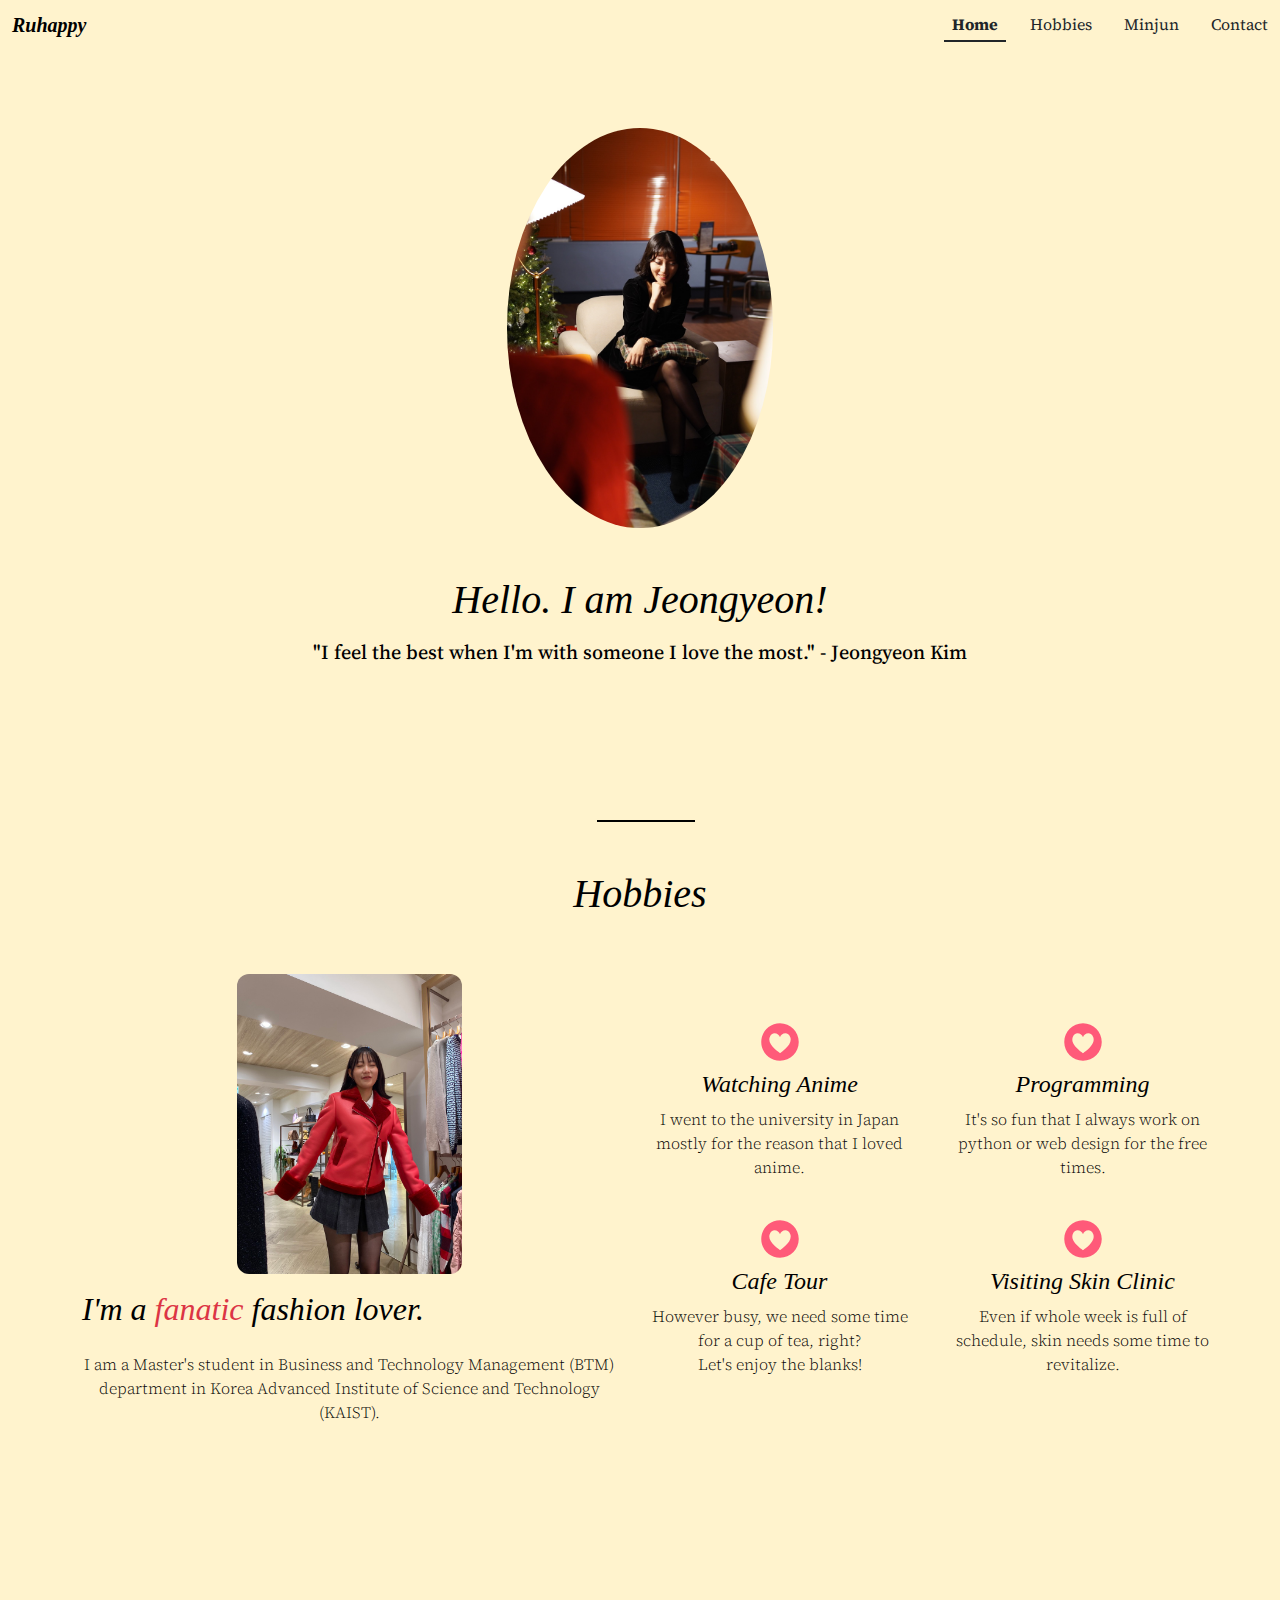
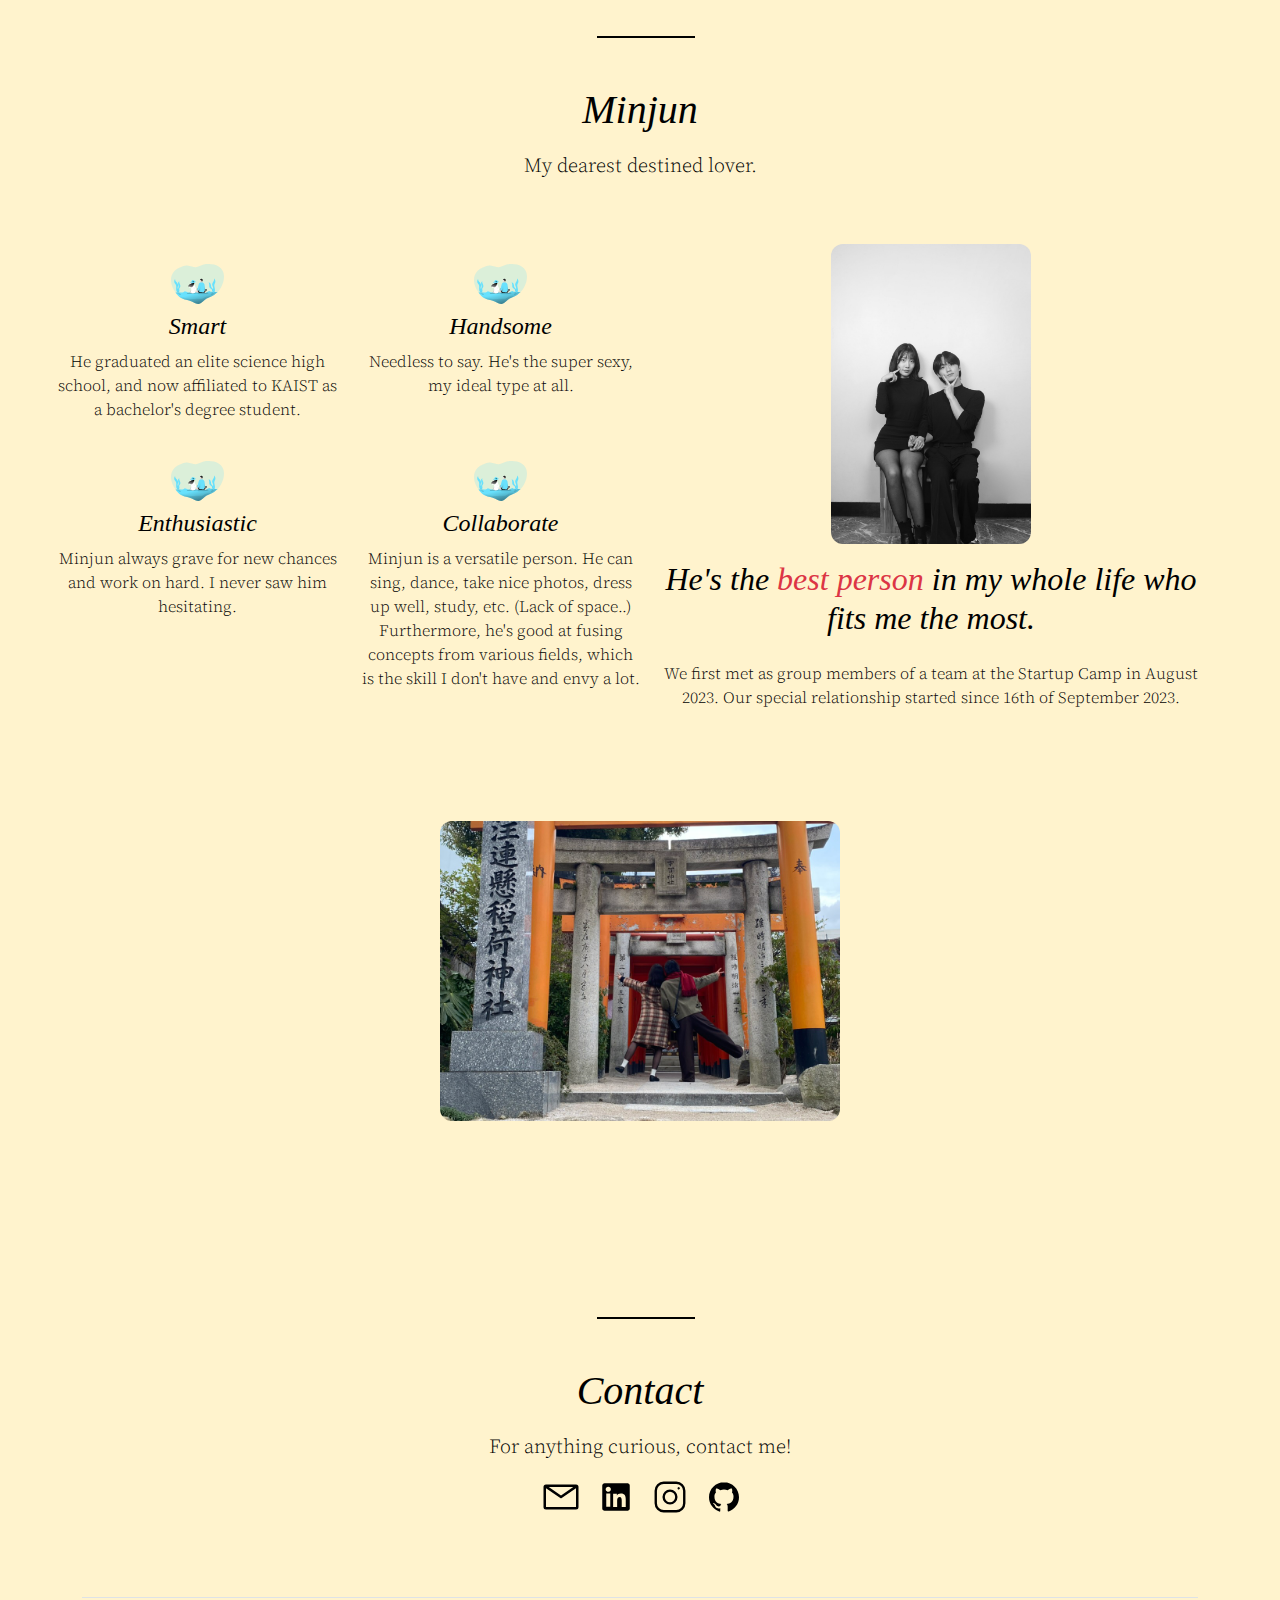
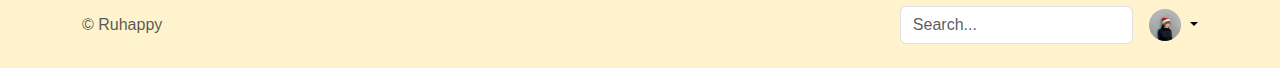
<file: index.html>
<!DOCTYPE html>
<html lang="en" class="h-100" data-bs-theme="light">

  <head>
    <meta charset="UTF-8">
    <meta name="viewport" content="width=device-width, initial-scale=1.0">
    <title>Jeongyeon Kim</title>
    <link
        rel="stylesheet"
        href="./styles.css"
    />
    <link href="https://cdn.jsdelivr.net/npm/bootstrap@5.3.3/dist/css/bootstrap.min.css" rel="stylesheet" integrity="sha384-QWTKZyjpPEjISv5WaRU9OFeRpok6YctnYmDr5pNlyT2bRjXh0JMhjY6hW+ALEwIH" crossorigin="anonymous">
    <link rel="preconnect" href="https://fonts.googleapis.com">
    <link rel="preconnect" href="https://fonts.gstatic.com" crossorigin>
    <link href="https://fonts.googleapis.com/css2?family=Bebas+Neue&family=Cormorant+Garamond:wght@300&family=Source+Serif+4:ital,opsz,wght@0,8..60,200..900;1,8..60,200..900&family=Satisfy&display=swap" rel="stylesheet">
  </head>

  <body class="d-flex h-100 text-center text-bg-light bg-warning-subtle">
    <div class="cover-container d-flex w-100 h-100 p-3 mx-auto flex-column">

     <!-- Header -->
      <section id="header" class="mb-auto">
        <div>
          <nav id="navbar-mine" class="navbar fixed-top bg-warning-subtle px-1">
            <h3 class="navbar-brand fw-bold mb-0 px-2 sacramento">Ruhappy</h3>
            <ul class="nav nav-underline">
             <li class="nav-item">
               <a class="nav-link text-body source-serif-nice py-1 px-2 active" aria-current="page" href="#home">Home</a>
             </li>
             <li class="nav-item">
               <a class="nav-link text-body source-serif-nice py-1 px-2 active" aria-current="page" href="#hobbies">Hobbies</a>
             </li>
             <li class="nav-item">
               <a class="nav-link text-body source-serif-nice py-1 px-2 active" aria-current="page" href="#minjun">Minjun</a>
             </li>
             <li class="nav-item">
               <a class="nav-link text-body source-serif-nice py-1 px-2 active" aria-current="page" href="#contact">Contact</a>
             </li>
            </ul>
          </nav>
        </div>
      </section>

    <!-- Main -->
      <div data-bs-spy="scroll" data-bs-target="#navbar-mine" data-bs-root-margin="0px 0px -40%" data-bs-smooth-scroll="true" class="scrollspy-example p-3 rounded-2" tabindex="0">

        <!-- Home -->
        <section id="home" class="px-3 p-5">
          <img src="./images/jeongyeon.jpeg" class="profile-img my-5" alt="Jeongyeon Profile" height="600" loading="lazy">
          <h1 class="sacramento g-5">Hello. I am Jeongyeon!</h1>
          <h5 class="pt-2">"I feel the best when I'm with someone I love the most." - Jeongyeon Kim</h5>
        </section>

        <!-- border -->
        <hr style="
        border-top: double #000 2px;
        border-bottom: none;
        opacity: 1;
        width: 8%;
        margin: 100px 45.5% 0 46.5%;"/>

        <!-- Hobbies -->
        <section id="hobbies" class="px-3 pb-5">
          <div class="container">
            <h1 class="sacramento pt-5">Hobbies</h1>
            <div class="row row-cols-1 row-cols-md-2 align-items-md-center g-5 py-5">
              <div class="col d-flex flex-column align-items-start gap-2">
                <img class="mx-auto icon-square" src="./images/red-jacket-jeongyeon.jpeg" alt="Jeongyeon in Red Jacket">
                <h2 class="text-center sacramento pt-2">I'm a <span class="text-danger">fanatic</span> fashion lover.</h2>
                <p class="pt-2">I am a Master's student in Business and Technology Management (BTM) department in Korea Advanced Institute of Science and Technology (KAIST).</p>
              </div>

              <div class="col" style="padding-right: 0; padding-left: 0">
                <div class="row row-cols-1 row-cols-sm-2 g-4">
                  <div class="col d-flex flex-column gap-2">
                    <div class="d-inline-flex align-items-center justify-content-center rounded-3">
                      <img src="./images/decos/heart-decoration.svg" height="40rem"/>
                    </div>
                    <h4 class="mb-0 text-center text-body-emphasis">Watching Anime</h4>
                    <p>I went to the university in Japan mostly for the reason that I loved anime.</p>
                  </div>

                  <div class="col d-flex flex-column gap-2">
                    <div class="d-inline-flex align-items-center justify-content-center rounded-3">
                      <img src="./images/decos/heart-decoration.svg" height="40rem"/>
                    </div>
                    <h4 class="mb-0 text-center text-body-emphasis">Programming</h4>
                    <p>It's so fun that I always work on python or web design for the free times.</p>
                  </div>

                  <div class="col d-flex flex-column gap-2">
                    <div class="d-inline-flex align-items-center justify-content-center rounded-3">
                      <img src="./images/decos/heart-decoration.svg" height="40rem"/>
                    </div>
                    <h4 class="mb-0 text-center text-body-emphasis">Cafe Tour</h4>
                    <p>
                      However busy, we need some time for a cup of tea, right?
                      <br />
                      Let's enjoy the blanks!
                    </p>
                  </div>

                  <div class="col d-flex flex-column gap-2">
                    <div class="d-inline-flex align-items-center justify-content-center rounded-3">
                      <img src="./images/decos/heart-decoration.svg" height="40rem"/>
                    </div>
                    <h4 class="mb-0 text-center text-body-emphasis">Visiting Skin Clinic</h4>
                    <p>Even if whole week is full of schedule, skin needs some time to revitalize.</p>
                  </div>
                </div>
              </div>
            </div>
          </div>
        </section>

        <!-- border -->
        <hr style="
        border-top: double #000 2px;
        border-bottom: none;
        opacity: 1;
        width: 8%;
        margin: 100px 45.5% 0 46.5%;"/>

        <!-- Minjun -->
        <section id="minjun" class="px-3 pb-5">
          <div class="container">
            <h1 class="sacramento pt-5">Minjun</h1>
            <p class="lead pt-2">
              My dearest destined lover.
            </p>
             <div class="row row-cols-1 row-cols-md-2 align-items-md-center g-5 py-5">
              <div class="col" style="padding-right: 0; padding-left: 0">
                <div class="row row-cols-1 row-cols-sm-2 g-4">
                  <div class="col d-flex flex-column gap-2">
                    <div class="d-inline-flex align-items-center justify-content-center rounded-3">
                      <img src="./images/decos/couple.svg" height="40rem"/>
                    </div>
                    <h4 class="mb-0 text-body-emphasis">Smart</h4>
                    <p>He graduated an elite science high school, and now affiliated to KAIST as a bachelor's degree student.</p>
                  </div>

                  <div class="col d-flex flex-column gap-2">
                    <div class="d-inline-flex align-items-center justify-content-center rounded-3">
                      <img src="./images/decos/couple.svg" height="40rem"/>
                    </div>
                    <h4 class="mb-0 text-body-emphasis">Handsome</h4>
                    <p>Needless to say. He's the super sexy, my ideal type at all.</p>
                  </div>

                  <div class="col d-flex flex-column gap-2">
                    <div class="d-inline-flex align-items-center justify-content-center rounded-3">
                      <img src="./images/decos/couple.svg" height="40rem"/>
                    </div>
                    <h4 class="mb-0 text-body-emphasis">Enthusiastic</h4>
                    <p>Minjun always grave for new chances and work on hard. I never saw him hesitating.</p>
                  </div>

                  <div class="col d-flex flex-column gap-2">
                    <div class="d-inline-flex align-items-center justify-content-center rounded-3">
                      <img src="./images/decos/couple.svg" height="40rem"/>
                    </div>
                    <h4 class="mb-0 text-body-emphasis">Collaborate</h4>
                    <p>
                      Minjun is a versatile person. He can sing, dance, take nice photos, dress up well, study, etc. (Lack of space..)
                      Furthermore, he's good at fusing concepts from various fields, which is the skill I don't have and envy a lot.
                    </p>
                  </div>
                </div>
              </div>
              <div class="col d-flex flex-column align-items-start gap-2">
                <img class="mx-auto icon-square" src="./images/us-in-ikseon.jpeg" alt="monotone couple photo at Ikseon">
                <h2 class="text-center sacramento pt-2">
                  He's the <span class="text-danger">best person</span> in my whole life who fits me the most.
                </h2>
                <p class="pt-2">
                  We first met as group members of a team at the Startup Camp in August 2023.
                  Our special relationship started since 16th of September 2023.
                </p>
              </div>
            </div>

            <!-- See more of us-->

            <div class="row row-cols-1 align-items-md-center g-5 py-5">
              <a href="./our-album.html" style="align-self: center;">
                <img class="mx-auto icon-square" src="./images/our-photo-enter.jpeg" alt="With Minjun in Fukuoka, Japan."/>
              </a>
            </div>
          </div>
        </section>

        <!-- border -->
        <hr style="
        border-top: double #000 2px;
        border-bottom: none;
        opacity: 1;
        width: 8%;
        margin: 100px 45.5% 0 46.5%;"/>

        <!-- Contact -->
        <section id="contact" class="px-3 pb-5">
          <div class="container">
            <h1 class="sacramento pt-5">Contact</h1>
            <p class="lead pt-2">
              For anything curious, contact me!
            </p>
            <div class="d-flex flex-wrap justify-content-center">
              <a href="mailto:jykim98@kaist.ac.kr" target="_blank" style="color: #fff3cd;">
                <img src="./images/logos/email.svg" height="40rem"/>
              </a>
              <svg class="bi" width="20px" height="10px"></svg>
              <a href="https://www.linkedin.com/in/jeongyeon-kim-517b66229/" style="color: #fff3cd; align-self: center;">
                <img src="./images/logos/linkedin.svg" height="30rem"/>
              </a>
              <svg class="bi" width="20px" height="10px"></svg>
              <a href="https://www.instagram.com/ruhappy_jy?igsh=MTFpNGl4ZzRya3g1bA%3D%3D&utm_source=qr" style="color: #fff3cd; align-self: center;">
                <img src="./images/logos/instagram.svg" height="38rem"/>
              </a>
              <svg class="bi" width="20px" height="10px"></svg>
              <a href="https://github.com/RuhappyJY" style="color: #fff3cd; align-self: center;">
                <img src="./images/logos/github.svg" height="30rem"/>
              </a>
            </div>
          </div>
        </section>
      </div>

      <!-- Footer -->
        <section id="footer">
          <div class="container">
            <footer class="d-flex flex-wrap justify-content-between align-items-center py-2 my-3 border-top">
              <div class="col-md-4 d-flex align-items-center">
                <span class="mb-3 mb-md-0 text-body-secondary x1i0vuye">© Ruhappy</span>
              </div>
              <div class="d-flex align-items-center">
                <form class="w-100 me-3" role="search">
                  <input type="search" class="form-control x1i0vuye" placeholder="Search..." aria-label="Search">
                </form>
                <div class="flex-shrink-0 dropdown">
                  <a href="#" class="d-block link-body-emphasis text-decoration-none dropdown-toggle" data-bs-toggle="dropdown" aria-expanded="false">
                    <img src="./images/jeongyeon-profile.jpeg" alt="mdo" width="32" height="32" class="rounded-circle">
                  </a>
                  <ul class="dropdown-menu text-small shadow">
                    <li><a class="dropdown-item" href="https://ruhappyjy.github.io/html-resume/">Resume</a></li>
                    <li><a class="dropdown-item" href="#">Profile</a></li>
                    <li><hr class="dropdown-divider"></li>
                    <li><a class="dropdown-item" href="#">Sign out</a></li>
                  </ul>
                </div>
              </div>
            </footer>
          </div>
        </section>
    </div>

    <script src="https://cdn.jsdelivr.net/npm/bootstrap@5.3.3/dist/js/bootstrap.bundle.min.js" integrity="sha384-YvpcrYf0tY3lHB60NNkmXc5s9fDVZLESaAA55NDzOxhy9GkcIdslK1eN7N6jIeHz" crossorigin="anonymous"></script>
  </body>

</html>
</file>
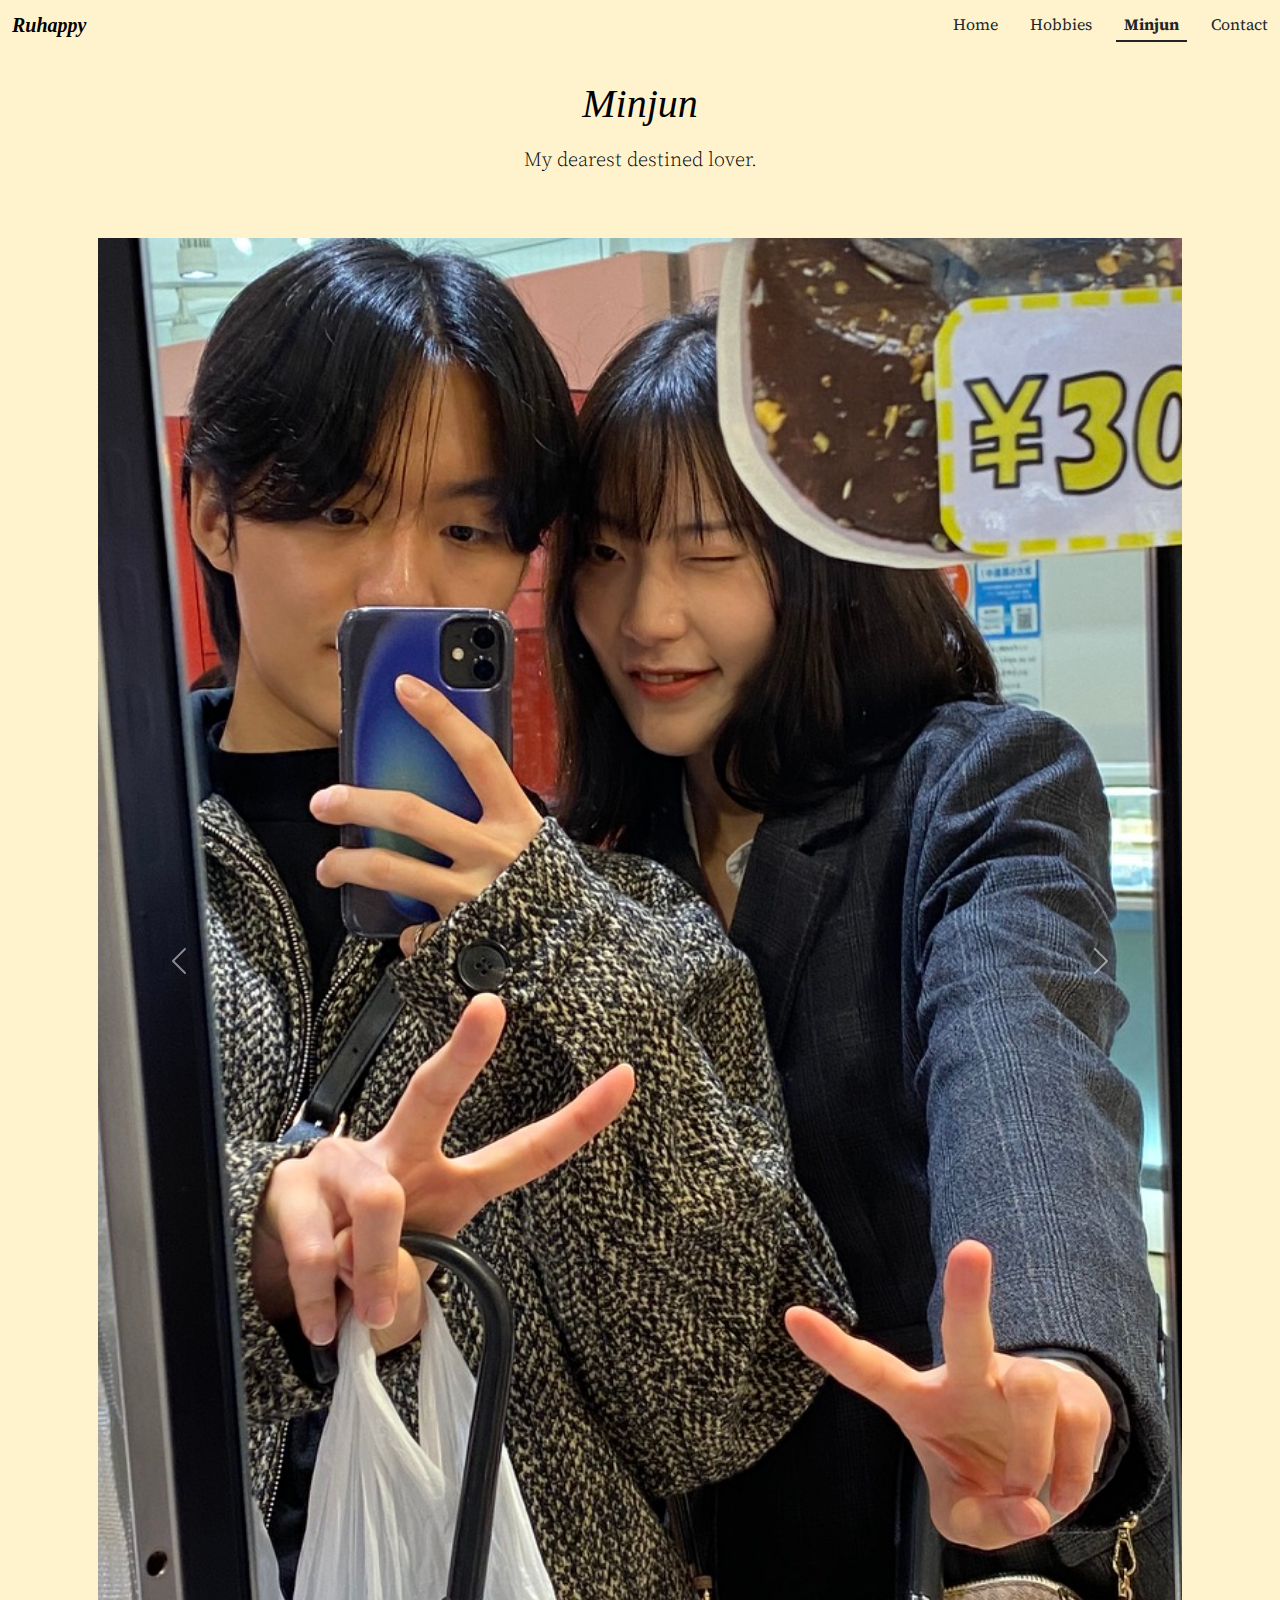
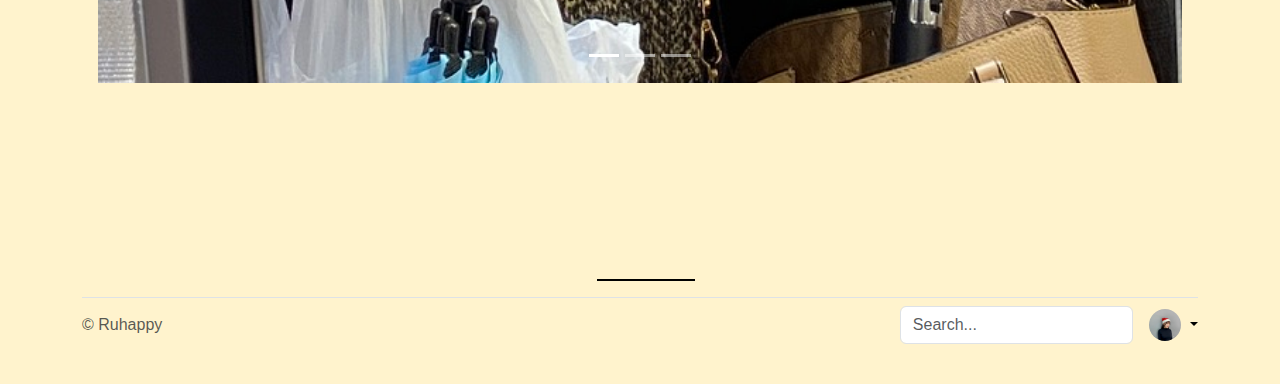
<file: our-album.html>
<!DOCTYPE html>
<html lang="en" class="h-100" data-bs-theme="light">

  <head>
    <meta charset="UTF-8">
    <meta name="viewport" content="width=device-width, initial-scale=1.0">
    <title>Jeongyeon Kim</title>
    <link
        rel="stylesheet"
        href="./styles.css"
    />
    <link href="https://cdn.jsdelivr.net/npm/bootstrap@5.3.3/dist/css/bootstrap.min.css" rel="stylesheet" integrity="sha384-QWTKZyjpPEjISv5WaRU9OFeRpok6YctnYmDr5pNlyT2bRjXh0JMhjY6hW+ALEwIH" crossorigin="anonymous">
    <link rel="preconnect" href="https://fonts.googleapis.com">
    <link rel="preconnect" href="https://fonts.gstatic.com" crossorigin>
    <link href="https://fonts.googleapis.com/css2?family=Bebas+Neue&family=Cormorant+Garamond:wght@300&family=Source+Serif+4:ital,opsz,wght@0,8..60,200..900;1,8..60,200..900&family=Satisfy&display=swap" rel="stylesheet">
  </head>

  <body class="d-flex h-100 text-center text-bg-light bg-warning-subtle">
    <div class="cover-container d-flex w-100 h-100 p-3 mx-auto flex-column">

     <!-- Header -->
      <section id="header" class="mb-auto">
        <div>
          <nav id="navbar-mine" class="navbar fixed-top bg-warning-subtle px-1">
            <h3 class="navbar-brand fw-bold mb-0 px-2 sacramento">Ruhappy</h3>
            <ul class="nav nav-underline">
             <li class="nav-item">
               <a class="nav-link text-body source-serif-nice py-1 px-2 active" href="./index.html#home">Home</a>
             </li>
             <li class="nav-item">
               <a class="nav-link text-body source-serif-nice py-1 px-2 active" href="./index.html#hobbies">Hobbies</a>
             </li>
             <li class="nav-item">
               <a class="nav-link text-body source-serif-nice py-1 px-2 active" href="./index.html#minjun">Minjun</a>
             </li>
             <li class="nav-item">
               <a class="nav-link text-body source-serif-nice py-1 px-2 active" href="./index.html#contact">Contact</a>
             </li>
            </ul>
          </nav>
        </div>
      </section>

    <!-- Main -->
      <div data-bs-spy="scroll" data-bs-target="#navbar-mine" data-bs-root-margin="0px 0px -40%" data-bs-smooth-scroll="true" class="scrollspy-example p-3 rounded-2" tabindex="0">

        <!-- Minjun -->
        <section id="minjun" class="px-3 pb-5">
          <div class="container">
            <h1 class="sacramento pt-5">Minjun</h1>
            <p class="lead pt-2">
              My dearest destined lover.
            </p>

            <div class="py-5">

              <!-- See more of us-->
              <div id="albumOfUs" class="carousel slide mx-3">
                <div class="carousel-indicators">
                  <button type="button" data-bs-target="#carouselExampleCaptions" data-bs-slide-to="0" class="active" aria-current="true" aria-label="Slide 1"></button>
                  <button type="button" data-bs-target="#carouselExampleCaptions" data-bs-slide-to="1" aria-label="Slide 2"></button>
                  <button type="button" data-bs-target="#carouselExampleCaptions" data-bs-slide-to="2" aria-label="Slide 3"></button>
                </div>
                <div class="carousel-inner">
                  <div class="carousel-item active">
                    <img src="./images/our-album/1D11FE6B-F0A9-4860-86F6-CD6779759BE5_1_105_c.jpeg" class="d-block w-100"/>
                  </div>
                  <div class="carousel-item">
                    <img src="./images/our-album/02FFF95F-6881-4ACF-B657-AA120ED9F36F_1_105_c.jpeg" class="d-block w-100"/>
                  </div>
                  <div class="carousel-item">
                    <img src="./images/our-album/3E17FDCF-5277-40F7-8641-69FB5BE1A5CF_1_105_c.jpeg" class="d-block w-100"/>
                  </div>
                </div>
                <button class="carousel-control-prev" type="button" data-bs-target="#albumOfUs" data-bs-slide="prev">
                  <span class="carousel-control-prev-icon" aria-hidden="true"></span>
                  <span class="visually-hidden">Previous</span>
                </button>
                <button class="carousel-control-next" type="button" data-bs-target="#albumOfUs" data-bs-slide="next">
                  <span class="carousel-control-next-icon" aria-hidden="true"></span>
                  <span class="visually-hidden">Next</span>
                </button>
              </div>
            </div>
          </div>
        </section>

        <!-- border -->
        <hr style="
        border-top: double #000 2px;
        border-bottom: none;
        opacity: 1;
        width: 8%;
        margin: 100px 45.5% 0 46.5%;"/>

      <!-- Footer -->
        <section id="footer">
          <div class="container">
            <footer class="d-flex flex-wrap justify-content-between align-items-center py-2 my-3 border-top">
              <div class="col-md-4 d-flex align-items-center">
                <span class="mb-3 mb-md-0 text-body-secondary x1i0vuye">© Ruhappy</span>
              </div>
              <div class="d-flex align-items-center">
                <form class="w-100 me-3" role="search">
                  <input type="search" class="form-control x1i0vuye" placeholder="Search..." aria-label="Search">
                </form>
                <div class="flex-shrink-0 dropdown">
                  <a href="#" class="d-block link-body-emphasis text-decoration-none dropdown-toggle" data-bs-toggle="dropdown" aria-expanded="false">
                    <img src="./images/jeongyeon-profile.jpeg" alt="mdo" width="32" height="32" class="rounded-circle">
                  </a>
                  <ul class="dropdown-menu text-small shadow">
                    <li><a class="dropdown-item" href="https://ruhappyjy.github.io/html-resume/">Resume</a></li>
                    <li><a class="dropdown-item" href="#">Profile</a></li>
                    <li><hr class="dropdown-divider"></li>
                    <li><a class="dropdown-item" href="#">Sign out</a></li>
                  </ul>
                </div>
              </div>
            </footer>
          </div>
        </section>
    </div>

    <script src="https://cdn.jsdelivr.net/npm/bootstrap@5.3.3/dist/js/bootstrap.bundle.min.js" integrity="sha384-YvpcrYf0tY3lHB60NNkmXc5s9fDVZLESaAA55NDzOxhy9GkcIdslK1eN7N6jIeHz" crossorigin="anonymous"></script>
  </body>

</html>
</file>
<file: styles.css>
.icon-square {
  border-radius: 0.75rem;
  justify-content: center;
  height: 300px;
}

.profile-img {
  border-radius: 50%;
  height: 400px;
}

.dropdown, .dropdown-center, .dropend, .dropstart, .dropup, .dropup-center {
    position: relative;
}

#helvetica {
  font-family: Helvetica, sans-serif;
}

#arial {
  font-family: Arial, sans-serif;
}

#serif {
  font-family: serif;
}

#sans-serif {
  font-family: sans-serif;
}

#cursive {
  font-family: cursive;
}

#monospace {
  font-family: monospace;
}

.fantasy {
  font-family: fantasy;
}

h1 {
  font-family: "Satisfy", cursive;
  font-weight: 400;
  font-style: normal;
}

.bebas-neue-regular {
  font-family: "Bebas Neue", sans-serif;
  font-weight: 400;
  font-style: normal;
}

#merriweather {
  font-family: "Merriweather", serif;
}

.sacramento {
  font-family: "Sacramento", cursive;
  font-style: oblique;
}

.cormorant-garamond-light {
  font-family: "Cormorant Garamond", serif;
  font-weight: 300;
  font-style: normal;
}

h4 {
  font-family: "Sacramento", cursive;
  font-style: oblique;
}

.x1i0vuye {
    font-family: -apple-system, BlinkMacSystemFont, 'Segoe UI', Roboto, Helvetica, Arial, sans-serif;
}

.footer-background {
  background-color: #FEC7B4;
  background-size: 180% 180%;
}

.source-serif-nice, p, h5 {
  font-family: "Source Serif 4", serif;
  font-optical-sizing: auto;
  font-weight: 300;
  font-style: normal;
}
</file>
